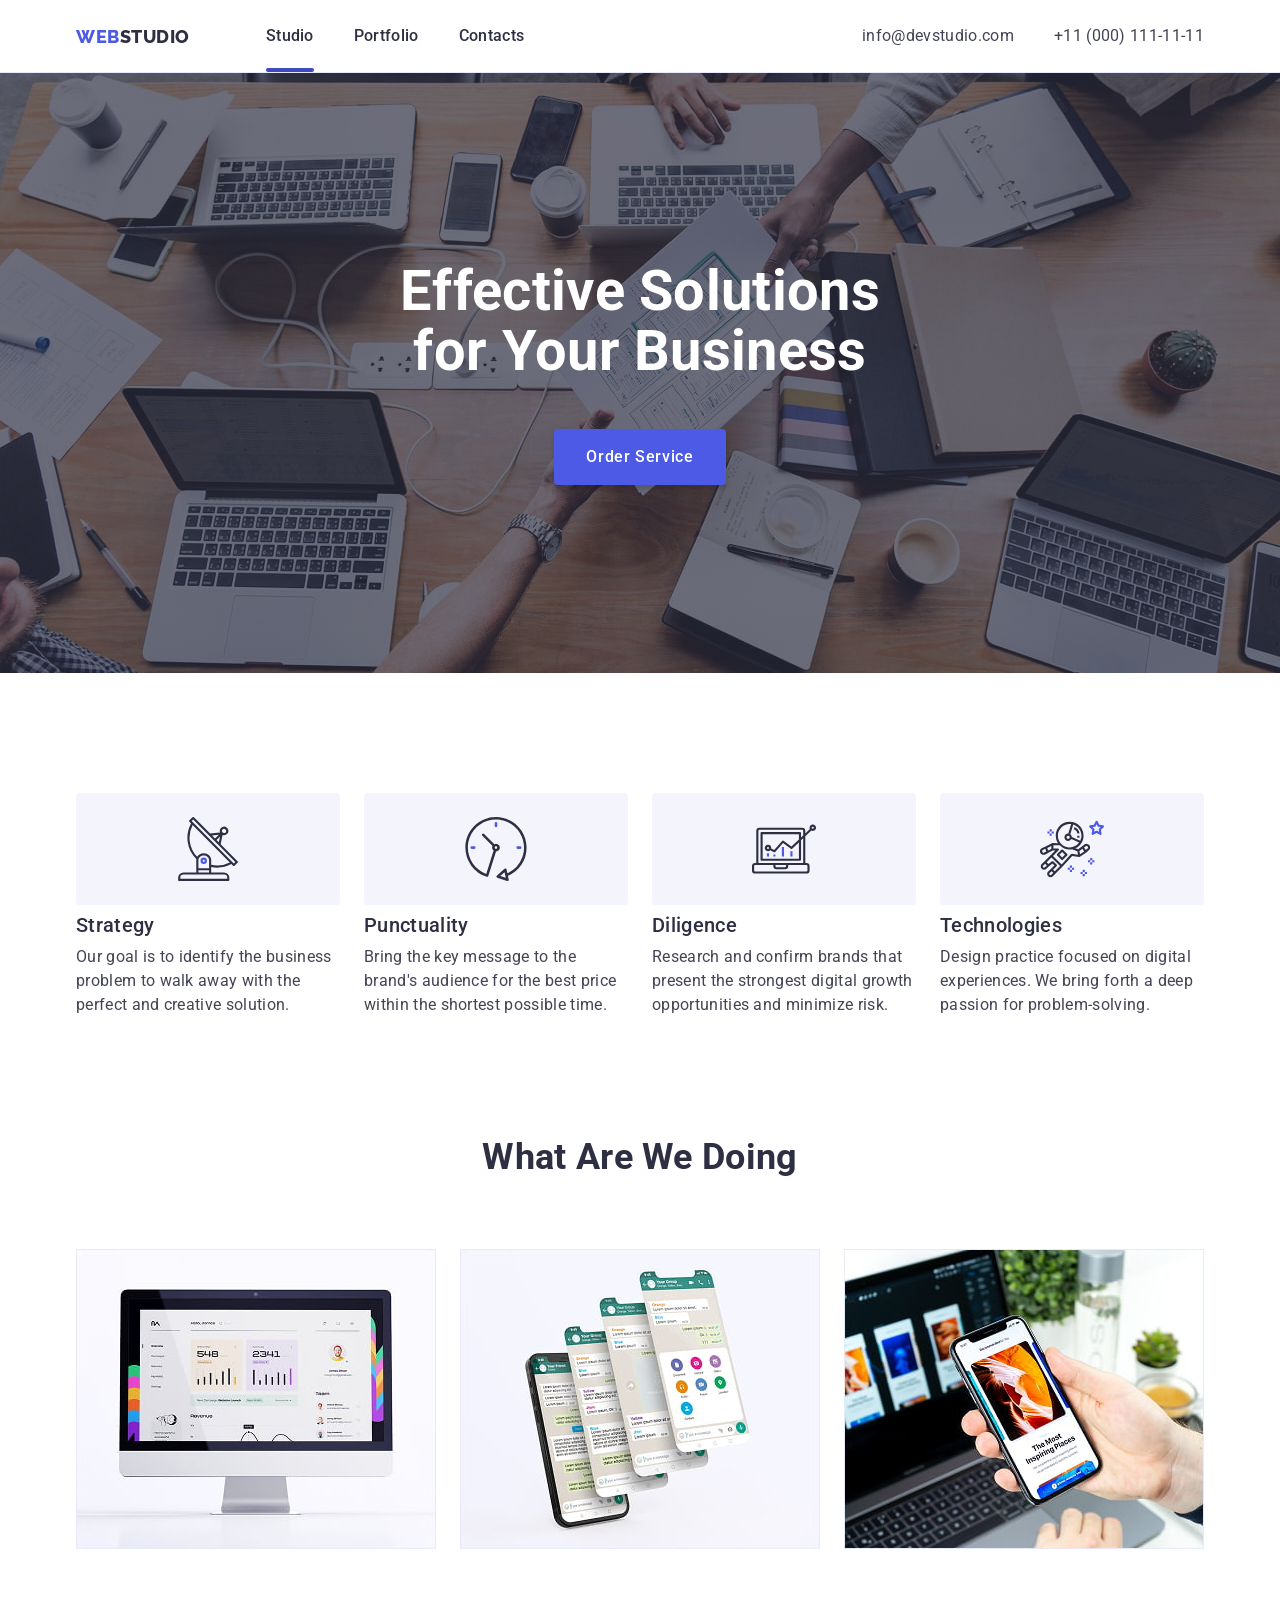
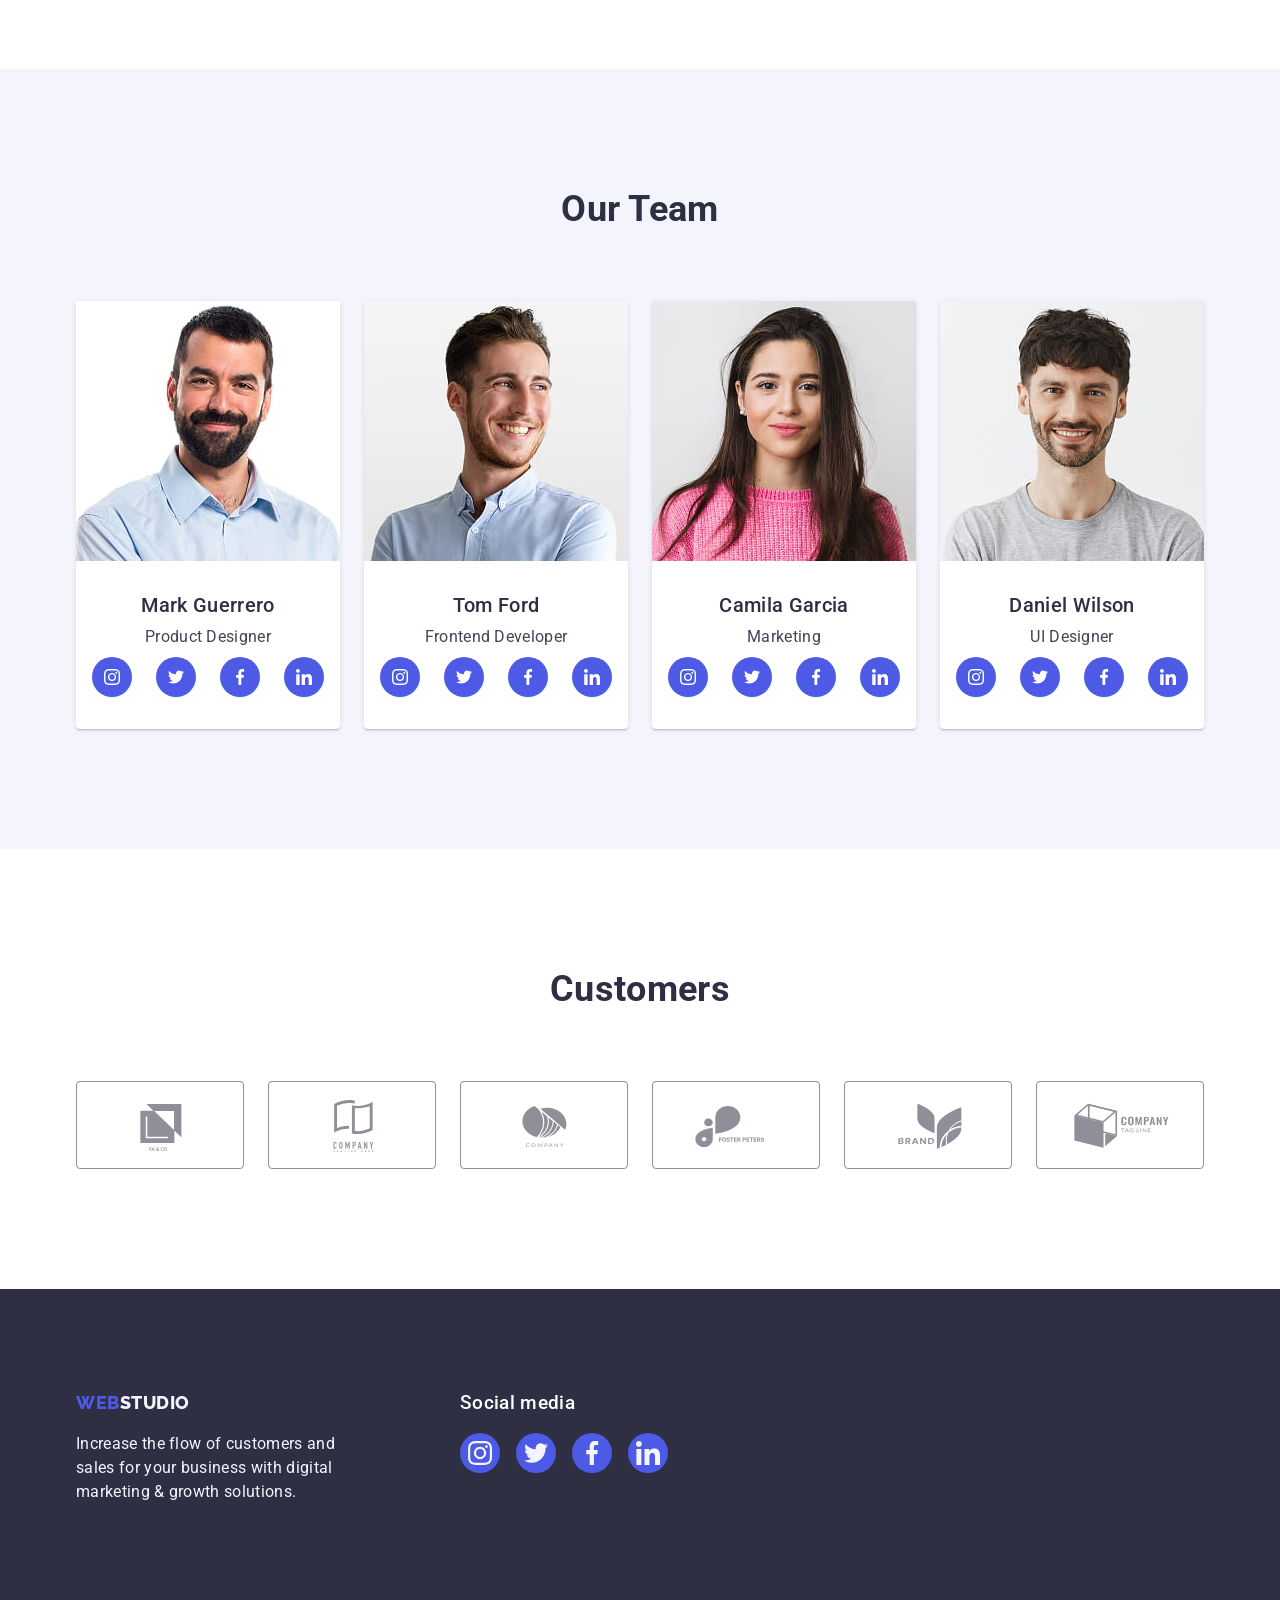
<file: index.html>
<!DOCTYPE html>
<html lang="en">
  <head>
    <meta charset="UTF-8" />
    <meta name="viewport" content="width=device-width, initial-scale=1.0" />
    <title>WebStudio</title>
    <!-- Fonts -->
    <link rel="preconnect" href="https://fonts.googleapis.com">
    <link rel="preconnect" href="https://fonts.gstatic.com" crossorigin>
    <link href="https://fonts.googleapis.com/css2?family=Raleway:ital,wght@0,800;1,800&family=Roboto:wght@100..900&display=swap" rel="stylesheet">
    <!-- Normalize -->
    <link rel="stylesheet" href="https://cdn.jsdelivr.net/npm/modern-normalize@3.0.1/modern-normalize.min.css">
    <!-- Custom styles -->
    <link rel="stylesheet" href="./css/styles.css">
  </head>
  <body class="page">
    <!-- Header section -->
    <header class="header">
      <div class="header-container container">
      <nav class="header-nav">
        <a class="header-logo logo link" href="./index.html">Web<span class="header-logo-accent">Studio</span></a>
        <ul class="header-list list">
          <li class="header-item">
            <a class="header-link current link" href="./index.html">Studio</a>
          </li>
          <li class="header-item">
            <a class="header-link link" href="./portfolio.html">Portfolio</a>
          </li>
          <li class="header-item">
            <a class="header-link link" href="#">Contacts</a>
          </li>
        </ul>
      </nav>
      <ul class="header-contact-list list">
        <li class="header-contact-item">
          <a class="header-contact-link link" href="mailto:info@devstudio.com">info@devstudio.com</a>
        </li>
        <li class="header-contact-item">
          <a class="header-contact-link link" href="tel:+11(000)111-11-11">+11 (000) 111-11-11</a>
        </li>
      </ul>
      </div>
    </header>
    <main class="main">
      <!-- Hero section -->
      <section class="hero section">
        <div class="container">
        <h1 class="hero-title">Effective Solutions for Your Business</h1>
        <button class="hero-button btn" type="button" data-modal-open>Order Service</button>
        </div>
      </section>
      <!-- Features section -->
      <section class="features section no-padding">
        <div class="features-container container">
        <h2 class="hidden-title">Our Features</h2>
        <ul class="features-list card-set list">
          <li class="features-item card-set-item">

            <div class="features-icon-container">
            <svg class="features-icon" width="64" height="64" aria-hidden="true">
              <use href="./images/icons.svg#icon-antenna"></use>
            </svg>
          </div>
            <h3 class="features-title">Strategy</h3>
            <p class="features-disc">
              Our goal is to identify the business problem to walk away with the
              perfect and creative solution.
            </p>
          </li>

          <li class="features-item card-set-item">
            <div class="features-icon-container">
             <svg class="features-icon" width="64" height="64" aria-hidden="true">
              <use href="./images/icons.svg#icon-clock"></use>
            </svg>
            </div>
            <h3 class="features-title">Punctuality</h3>
            <p class="features-disc">
              Bring the key message to the brand's audience for the best price
              within the shortest possible time.
            </p>
          </li>

          <li class="features-item card-set-item">
            <div class="features-icon-container">
             <svg class="features-icon" width="64" height="64" aria-hidden="true">
              <use href="./images/icons.svg#icon-diagram"></use>
            </svg>
            </div>
            <h3 class="features-title">Diligence</h3>
            <p class="features-disc">
              Research and confirm brands that present the strongest digital
              growth opportunities and minimize risk.
            </p>
          </li>

          <li class="features-item card-set-item">
            <div class="features-icon-container">
             <svg class="features-icon" width="64" height="64" aria-hidden="true">
              <use href="./images/icons.svg#icon-astronaut"></use>
            </svg>
            </div>
            <h3 class="features-title">Technologies</h3>
            <p class="features-disc">
              Design practice focused on digital experiences. We bring forth a
              deep passion for problem-solving.
            </p>
          </li>
        </ul>
        </div>
      </section>
      <!-- What we do -->
      <section class="whatwedo section">
        <div class="container ">
        <h2 class="whatwedo-title">What are we doing</h2>
        <ul class="whatwedo-list card-set list">
          <li class="whatwedo-item card-set-item">
            <img class="whatwedo-img" src="./images/whatwedo/desktop-computer.jpg" alt="A modern desktop computer on a white desk displaying a clean analytics dashboard interface with charts, graphs, and user profile information on the screen." width="360" height="300">
          </li>
          <li class="whatwedo-item card-set-item">
            <img class="whatwedo-img" src="./images/whatwedo/smartphone-screens.jpg" alt="Several overlapping smartphone screens displaying a messaging app interface with chat conversations and contact options." width="360" height="300">
          </li>
          <li class="whatwedo-item card-set-item">
            <img class="whatwedo-img" src="./images/whatwedo/smartphone-laptop.jpg" alt="A person holding a smartphone displaying a colorful mobile app interface, with a laptop open in the background showing design screens." width="360" height="300">
          </li>
        </ul>
        </div>
      </section>
      <!-- Our team -->
      <section class="team section">
        <div class="container">
        <h2 class="team-title">Our Team</h2>
        <ul class="team-list card-set list">
          <li class="team-item card-set-item">
            <img class="team-img" src="./images/our-team/mark-guerrero.jpg" alt="A portrait of a smiling man with dark hair and a beard, wearing a light blue shirt against a plain background." width="264" height="260">
            <div class="team-wrapper">
            <h3 class="team-name">Mark Guerrero</h3>
            <p class="team-position">Product Designer</p>

            <ul class="socials list">
              <li class="socials-item">
                <a class="socials-link"
                href="https://instagram.com"
                target="_blank"
                rel="noopener noreferrer"
                aria-label="Instagram link">
                  <svg class="socials-icon" width="16" height="16">
                    <use href="./images/icons.svg#icon-instagram"></use>
                  </svg>
                </a>
              </li>

              <li class="socials-item">
                <a class="socials-link"
                href="https://twitter.com"
                target="_blank"
                rel="noopener noreferrer"
                aria-label="Twitter link">
                  <svg class="socials-icon" width="16" height="16">
                    <use href="./images/icons.svg#icon-twitter"></use>
                  </svg>
                </a>
              </li>

              <li class="socials-item">
                <a class="socials-link"
                href="https://facebook.com"
                target="_blank"
                rel="noopener noreferrer"
                aria-label="Facebook link">
                  <svg class="socials-icon" width="16" height="16">
                    <use href="./images/icons.svg#icon-facebook"></use>
                  </svg>
                </a>
              </li>

              <li class="socials-item">
                <a class="socials-link"
                href="https://linkedin.com"
                target="_blank"
                rel="noopener noreferrer"
                aria-label="Linkedin link">
                  <svg class="socials-icon" width="16" height="16">
                    <use href="./images/icons.svg#icon-linkedin"></use>
                  </svg>
                </a>
              </li>
            </ul>
            </div>
          </li>

          <li class="team-item card-set-item">
            <img class="team-img" src="./images/our-team/tom-ford.jpg" alt="A portrait of a smiling young man with short brown hair and light stubble, wearing a light blue shirt and looking to the side against a plain background." width="264" height="260">
            <div class="team-wrapper">
            <h3 class="team-name">Tom Ford</h3>
            <p class="team-position">Frontend Developer</p>

            <ul class="socials list">
              <li class="socials-item">
                <a class="socials-link"
                href="https://instagram.com"
                target="_blank"
                rel="noopener noreferrer"
                aria-label="Instagram link">
                  <svg class="socials-icon" width="16" height="16">
                    <use href="./images/icons.svg#icon-instagram"></use>
                  </svg>
                </a>
              </li>

              <li class="socials-item">
                <a class="socials-link"
                href="https://twitter.com"
                target="_blank"
                rel="noopener noreferrer"
                aria-label="Twitter link">
                  <svg class="socials-icon" width="16" height="16">
                    <use href="./images/icons.svg#icon-twitter"></use>
                  </svg>
                </a>
              </li>

              <li class="socials-item">
                <a class="socials-link"
                href="https://facebook.com"
                target="_blank"
                rel="noopener noreferrer"
                aria-label="Facebook link">
                  <svg class="socials-icon" width="16" height="16">
                    <use href="./images/icons.svg#icon-facebook"></use>
                  </svg>
                </a>
              </li>

              <li class="socials-item">
                <a class="socials-link"
                href="https://linkedin.com"
                target="_blank"
                rel="noopener noreferrer"
                aria-label="Linkedin link">
                  <svg class="socials-icon" width="16" height="16">
                    <use href="./images/icons.svg#icon-linkedin"></use>
                  </svg>
                </a>
              </li>
            </ul>
            </div>
          </li>

          <li class="team-item card-set-item">
            <img class="team-img" src="./images/our-team/camila-garcia.jpg" alt="A portrait of a young woman with long dark hair, wearing a pink sweater, looking at the camera against a plain background." width="264" height="260">
            <div class="team-wrapper">
            <h3 class="team-name">Camila Garcia</h3>
            <p class="team-position">Marketing</p>

            <ul class="socials list">
              <li class="socials-item">
                <a class="socials-link"
                href="https://instagram.com"
                target="_blank"
                rel="noopener noreferrer"
                aria-label="Instagram link">
                  <svg class="socials-icon" width="16" height="16">
                    <use href="./images/icons.svg#icon-instagram"></use>
                  </svg>
                </a>
              </li>

              <li class="socials-item">
                <a class="socials-link"
                href="https://twitter.com"
                target="_blank"
                rel="noopener noreferrer"
                aria-label="Twitter link">
                  <svg class="socials-icon" width="16" height="16">
                    <use href="./images/icons.svg#icon-twitter"></use>
                  </svg>
                </a>
              </li>

              <li class="socials-item">
                <a class="socials-link"
                href="https://facebook.com"
                target="_blank"
                rel="noopener noreferrer"
                aria-label="Facebook link">
                  <svg class="socials-icon" width="16" height="16">
                    <use href="./images/icons.svg#icon-facebook"></use>
                  </svg>
                </a>
              </li>

              <li class="socials-item">
                <a class="socials-link"
                href="https://linkedin.com"
                target="_blank"
                rel="noopener noreferrer"
                aria-label="Linkedin link">
                  <svg class="socials-icon" width="16" height="16">
                    <use href="./images/icons.svg#icon-linkedin"></use>
                  </svg>
                </a>
              </li>
            </ul>
            </div>
          </li>

          <li class="team-item card-set-item">
            <img class="team-img" src="./images/our-team/daniel-wilson.jpg" alt="A portrait of a smiling young man with short dark hair and a beard, wearing a gray T-shirt against a plain background." width="264" height="260">
            <div class="team-wrapper">
            <h3 class="team-name">Daniel Wilson</h3>
            <p class="team-position">UI Designer</p>

            <ul class="socials list">
              <li class="socials-item">
                <a class="socials-link"
                href="https://instagram.com"
                target="_blank"
                rel="noopener noreferrer"
                aria-label="Instagram link">
                  <svg class="socials-icon" width="16" height="16">
                    <use href="./images/icons.svg#icon-instagram"></use>
                  </svg>
                </a>
              </li>

              <li class="socials-item">
                <a class="socials-link"
                href="https://twitter.com"
                target="_blank"
                rel="noopener noreferrer"
                aria-label="Twitter link">
                  <svg class="socials-icon" width="16" height="16">
                    <use href="./images/icons.svg#icon-twitter"></use>
                  </svg>
                </a>
              </li>

              <li class="socials-item">
                <a class="socials-link"
                href="https://facebook.com"
                target="_blank"
                rel="noopener noreferrer"
                aria-label="Facebook link">
                  <svg class="socials-icon" width="16" height="16">
                    <use href="./images/icons.svg#icon-facebook"></use>
                  </svg>
                </a>
              </li>

              <li class="socials-item">
                <a class="socials-link"
                href="https://linkedin.com"
                target="_blank"
                rel="noopener noreferrer"
                aria-label="Linkedin link">
                  <svg class="socials-icon" width="16" height="16">
                    <use href="./images/icons.svg#icon-linkedin"></use>
                  </svg>
                </a>
              </li>
            </ul>
        </div>
        </li>
        </ul>
        </div>
      </section>
      <!-- Customers section -->
       <section class="customers section">
        <div class="container">
          <h2 class="customers-title">Customers</h2>
          <ul class="customers-list list">
            <li class="customers-item">
              <a class="customers-link" href="#" aria-label="Client 1 logo">
                <svg class="customers-icon" width="104" height="56">
                  <use href="./images/icons.svg#icon-client-1"></use>
                </svg>
              </a>
            </li>

            <li class="customers-item">
              <a class="customers-link" href="#" aria-label="Client 2 logo">
                <svg class="customers-icon" width="104" height="56">
                  <use href="./images/icons.svg#icon-client-2"></use>
                </svg>
              </a>
            </li>

            <li class="customers-item">
              <a class="customers-link" href="#" aria-label="Client 3 logo">
                <svg class="customers-icon" width="104" height="56">
                  <use href="./images/icons.svg#icon-client-3"></use>
                </svg>
              </a>
            </li>

            <li class="customers-item">
              <a class="customers-link" href="#" aria-label="Client 4 logo">
                <svg class="customers-icon" width="104" height="56">
                  <use href="./images/icons.svg#icon-client-4"></use>
                </svg>
              </a>
            </li>

            <li class="customers-item">
              <a class="customers-link" href="#" aria-label="Client 5 logo">
                <svg class="customers-icon" width="104" height="56">
                  <use href="./images/icons.svg#icon-client-5"></use>
                </svg>
              </a>
            </li>

            <li class="customers-item">
              <a class="customers-link" href="#" aria-label="Client 6 logo" >
                <svg class="customers-icon" width="104" height="56">
                  <use href="./images/icons.svg#icon-client-6"></use>
                </svg>
              </a>
            </li>
          </ul>
        </div>
       </section>
    </main>
    <!-- Footer section -->
    <footer class="footer">
      <div class="footer-container container">
        <div class="footer-left-container">
      <a class="footer-logo logo link" href="./index.html">Web<span class="footer-logo-accent">Studio</span></a>
      <p class="footer-desc">Increase the flow of customers and sales for your business with digital marketing & growth solutions.</p>
      </div>

      <div class="footer-social">
        <h3 class="social-desc">Social media</h3>
        <ul class="social-list-footer list">
        <li class="social-item-footer">
          <a class="social-link-footer"
          href="https://instagram.com"
          target="_blank"
          rel="noopener noreferrer"
          aria-label="Instagram link">
            <svg class="social-icon-footer" width="24" height="24">
              <use href="./images/icons.svg#icon-instagram"></use>
            </svg>
          </a>
        </li>

        <li class="social-item-footer">
          <a class="social-link-footer"
          href="https://twitter.com"
          target="_blank"
          rel="noopener noreferrer"
          aria-label="Twitter link">
            <svg class="social-icon-footer" width="24" height="24">
              <use href="./images/icons.svg#icon-twitter"></use>
            </svg>
          </a>
        </li>

        <li class="social-item-footer">
          <a class="social-link-footer"
          href="https://facebook.com"
          target="_blank"
          rel="noopener noreferrer"
          aria-label="Facebook link">
            <svg class="social-icon-footer" width="24" height="24">
              <use href="./images/icons.svg#icon-facebook"></use>
            </svg>
          </a>
        </li>

        <li class="social-item-footer">
          <a class="social-link-footer"
          href="https://linkedin.com"
          target="_blank"
          rel="noopener noreferrer"
          aria-label="Linkedin link">
            <svg class="social-icon-footer" width="24" height="24">
              <use href="./images/icons.svg#icon-linkedin"></use>
            </svg>
          </a>
        </li>
        </ul>
      </div>
      </div>
    </footer>
    <!-- MODAL WINDOW -->
    <div class="backdrop is-hidden" data-modal>
      <div class="modal">
        <button class="modal-close-btn" type="button" data-modal-close>
          <svg class="modal-close-icon" width="8" height="8">
            <use href="./images/icons.svg#icon-close-modal"></use>
          </svg>
        </button>
      </div>
    </div>

    <script src="./js/modal.js"></script>
  </body>
</html>
</file>
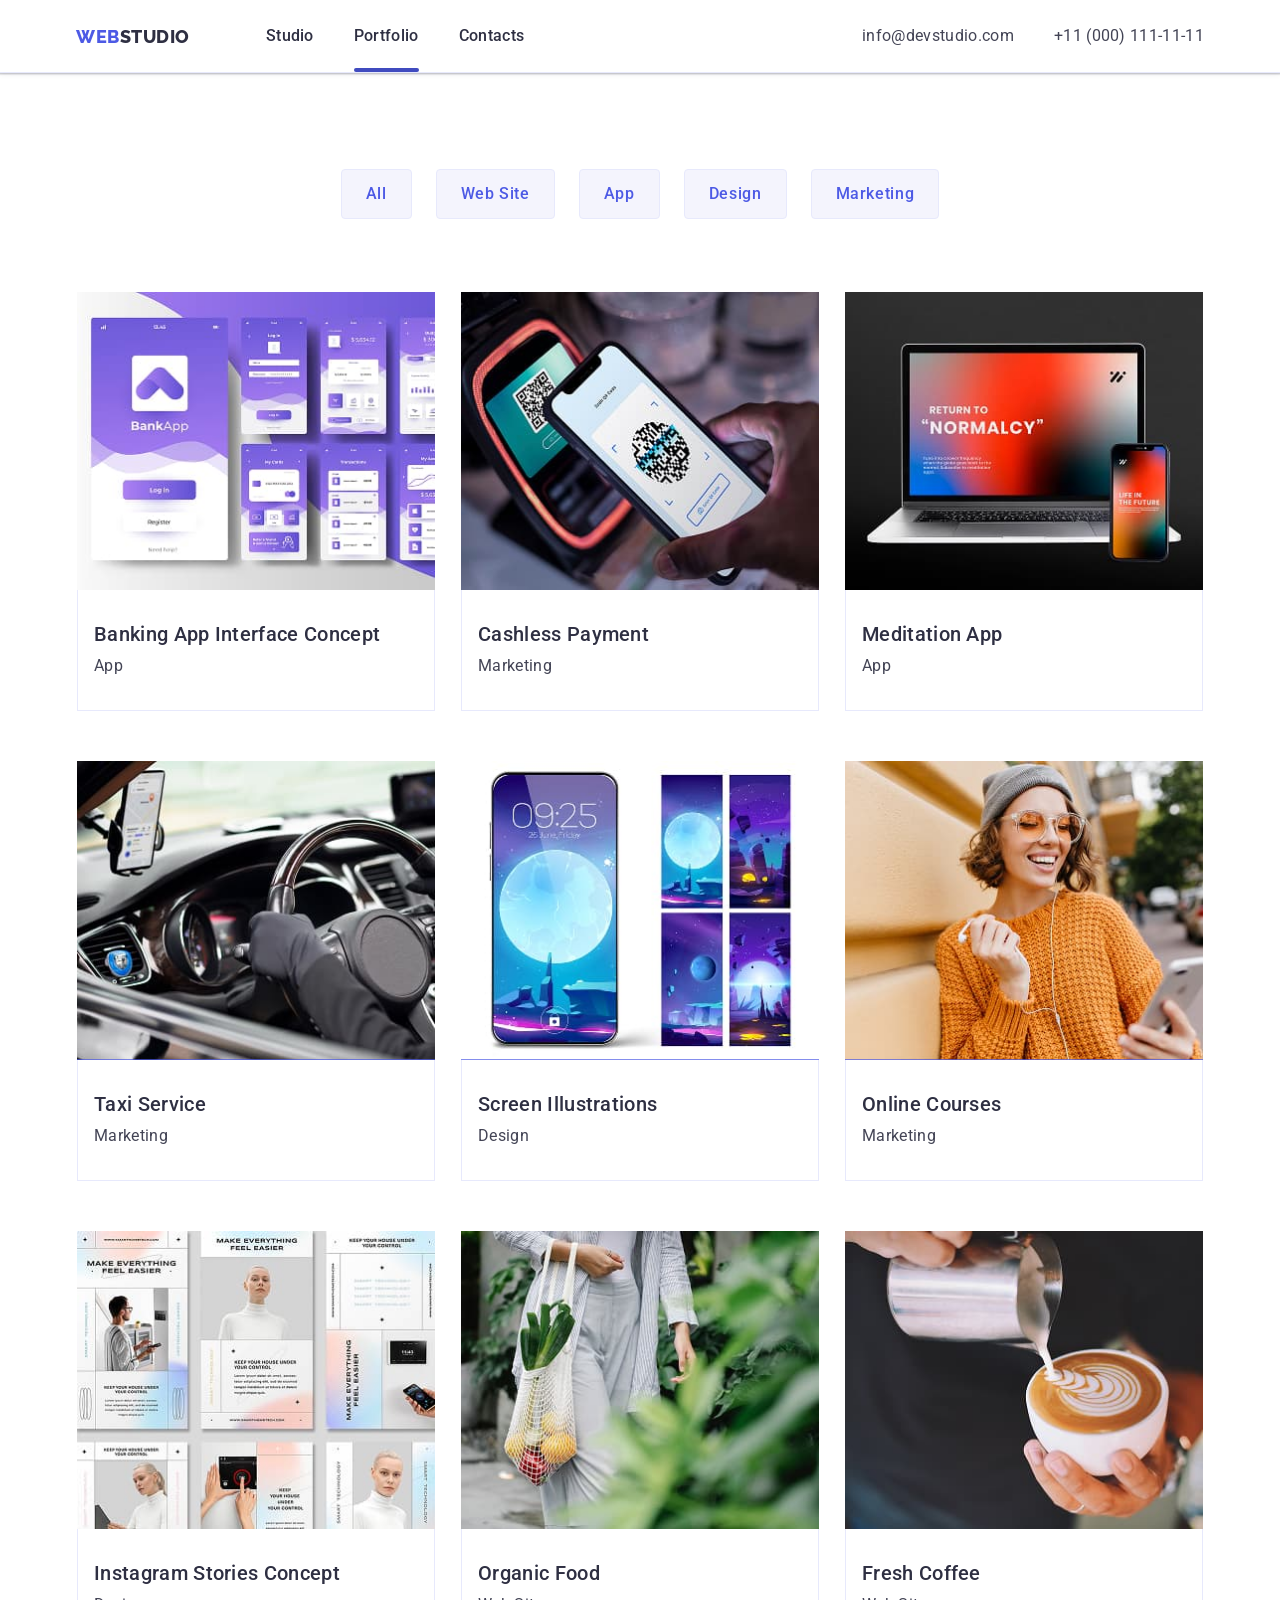
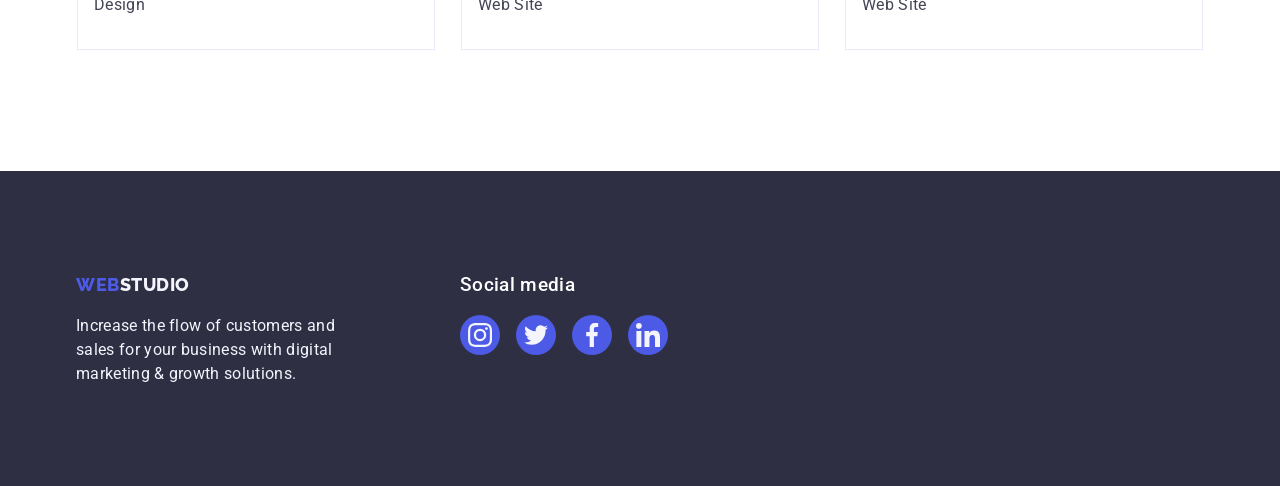
<file: portfolio.html>
<!DOCTYPE html>
<html lang="en">
  <head>
    <meta charset="UTF-8" />
    <meta name="viewport" content="width=device-width, initial-scale=1.0" />
    <title>WebStudio</title>
    <!-- Fonts -->
    <link rel="preconnect" href="https://fonts.googleapis.com">
    <link rel="preconnect" href="https://fonts.gstatic.com" crossorigin>
    <link href="https://fonts.googleapis.com/css2?family=Raleway:ital,wght@0,800;1,800&family=Roboto:wght@100..900&display=swap" rel="stylesheet">
    <!-- Normalize -->
    <link rel="stylesheet" href="https://cdn.jsdelivr.net/npm/modern-normalize@3.0.1/modern-normalize.min.css">
    <!-- Custom styles -->
    <link rel="stylesheet" href="./css/styles.css">
  </head>
  <body class="page">
    <!-- Header section -->
    <header class="header">
      <div class="header-container container">
      <nav class="header-nav">
        <a class="header-logo logo link" href="./index.html">Web<span class="header-logo-accent">Studio</span></a>
        <ul class="header-list list">
          <li class="header-item">
            <a class="header-link link" href="./index.html">Studio</a>
          </li>
          <li class="header-item">
            <a class="header-link current link" href="./portfolio.html">Portfolio</a>
          </li>
          <li class="header-item">
            <a class="header-link link" href="#">Contacts</a>
          </li>
        </ul>
      </nav>
      <ul class="header-contact-list list">
        <li class="header-contact-item">
          <a class="header-contact-link link" href="mailto:info@devstudio.com">info@devstudio.com</a>
        </li>
        <li class="header-contact-item">
          <a class="header-contact-link link" href="tel:+11(000)111-11-11">+11 (000) 111-11-11</a>
        </li>
      </ul>
      </div>
    </header>
    <main class="main">
      <!-- Filters -->
       <section class="filters section section-top">
        <div class="container">
        <h1 class="hidden-title">Filters</h1>

        <ul class="filters-list list">
          <li class="filters-item">
            <button class="filters-button btn" type="button">All</button>
          </li>
          <li class="filters-item">
            <button class="filters-button btn" type="button">Web Site</button>
          </li>
          <li class="filters-item">
            <button class="filters-button btn" type="button">App</button>
          </li>
          <li class="filters-item">
            <button class="filters-button btn" type="button">Design</button>
          </li>
          <li class="filters-item">
            <button class="filters-button btn" type="button">Marketing</button>
          </li>
        </ul>

        <!-- Card -->
         <h2 class="hidden-title">Gallery projects</h2>
        <ul class="filters-card card-set list">
          <!-- Row 1 -->
          <li class="filters-card-item card-set-item">
            <a class="filters-card-link link" href="">
              <div class="filters-card-wrapper">
                <img class="filters-card-img" src="./images/portfolio/card/banking-app.jpg" alt="A set of purple-themed mobile banking app screens showing login, account overview, transactions, and card management interfaces" width="360" height="300">
                <p class="overlay">14 Stylish and User-Friendly App Design Concepts · Task Manager App · Calorie Tracker App · Exotic Fruit Ecommerce App · Cloud Storage App</p>
              </div>
              <div class="card-wrapper">
              <h3 class="filters-card-title">Banking App Interface Concept</h3>
              <p class="filters-card-desc">App</p>
              </div>
            </a>
          </li>
          <li class="filters-card-item card-set-item">
            <a class="filters-card-link link" href="">
              <div class="filters-card-wrapper">
              <img class="filters-card-img" src="./images/portfolio/card/cashless-payment.jpg" alt="A person scanning a QR code with a smartphone at a payment terminal for contactless payment" width="360" height="300">
              <p class="overlay">14 Stylish and User-Friendly App Design Concepts · Task Manager App · Calorie Tracker App · Exotic Fruit Ecommerce App · Cloud Storage App</p>
            </div>
              <div class="card-wrapper">
              <h3 class="filters-card-title">Cashless Payment</h3>
              <p class="filters-card-desc">Marketing</p>
              </div>
            </a>
          </li>
          <li class="filters-card-item card-set-item">
            <a class="filters-card-link link" href="">
              <div class="filters-card-wrapper">
              <img class="filters-card-img" src="./images/portfolio/card/meditation-app.jpg" alt="A laptop and smartphone displaying a modern website design with a colorful gradient background and bold text on the screens" width="360" height="300">
              <p class="overlay">14 Stylish and User-Friendly App Design Concepts · Task Manager App · Calorie Tracker App · Exotic Fruit Ecommerce App · Cloud Storage App</p>
            </div>
              <div class="card-wrapper">
              <h3 class="filters-card-title">Meditation App</h3>
              <p class="filters-card-desc">App</p>
              </div>
            </a>
          </li>
          <!-- Row 2 -->
          <li class="filters-card-item card-set-item">
            <a class="filters-card-link link" href="">
              <div class="filters-card-wrapper">
              <img class="filters-card-img" src="./images/portfolio/card/taxi-service.jpg" alt="A person driving a car, holding the steering wheel, with a smartphone mounted on the dashboard displaying a navigation app" width="360" height="300">
              <p class="overlay">14 Stylish and User-Friendly App Design Concepts · Task Manager App · Calorie Tracker App · Exotic Fruit Ecommerce App · Cloud Storage App</p>
            </div>
              <div class="card-wrapper">
              <h3 class="filters-card-title">Taxi Service</h3>
              <p class="filters-card-desc">Marketing</p>
              </div>
            </a>
          </li>
          <li class="filters-card-item card-set-item">
            <a class="filters-card-link link" href="">
              <div class="filters-card-wrapper">
              <img class="filters-card-img" src="./images/portfolio/card/screen-illustrations.jpg" alt="A smartphone displaying a colorful fantasy landscape wallpaper, alongside several alternative screen designs with moonlit and space-themed illustrations" width="360" height="300">
              <p class="overlay">14 Stylish and User-Friendly App Design Concepts · Task Manager App · Calorie Tracker App · Exotic Fruit Ecommerce App · Cloud Storage App</p>
            </div>
              <div class="card-wrapper">
              <h3 class="filters-card-title">Screen Illustrations</h3>
              <p class="filters-card-desc">Design</p>
              </div>
            </a>
          </li>
          <li class="filters-card-item card-set-item">
            <a class="filters-card-link link" href="">
              <div class="filters-card-wrapper">
              <img class="filters-card-img" src="./images/portfolio/card/online-courses.jpg" alt="The image shows a cheerful young woman leaning against a yellow wall outdoors" width="360" height="300">
              <p class="overlay">14 Stylish and User-Friendly App Design Concepts · Task Manager App · Calorie Tracker App · Exotic Fruit Ecommerce App · Cloud Storage App</p>
            </div>
              <div class="card-wrapper">
              <h3 class="filters-card-title">Online Courses</h3>
              <p class="filters-card-desc">Marketing</p>
              </div>
            </a>
          </li>
          <!-- Row 3 -->
          <li class="filters-card-item card-set-item">
            <a class="filters-card-link link" href="">
              <div class="filters-card-wrapper">
              <img class="filters-card-img" src="./images/portfolio/card/instagram-stories.jpg" alt="This image displays a collection of Instagram Story templates focused on smart home technology and lifestyle automation" width="360" height="300">
              <p class="overlay">14 Stylish and User-Friendly App Design Concepts · Task Manager App · Calorie Tracker App · Exotic Fruit Ecommerce App · Cloud Storage App</p>
            </div>
              <div class="card-wrapper">
              <h3 class="filters-card-title">Instagram Stories Concept</h3>
              <p class="filters-card-desc">Design</p>
              </div>
            </a>
          </li>
          <li class="filters-card-item card-set-item">
            <a class="filters-card-link link" href="">
              <div class="filters-card-wrapper">
              <img class="filters-card-img" src="./images/portfolio/card/organic-food.jpg" alt="Organic food" width="360" height="300">
              <p class="overlay">14 Stylish and User-Friendly App Design Concepts · Task Manager App · Calorie Tracker App · Exotic Fruit Ecommerce App · Cloud Storage App</p>
            </div>
              <div class="card-wrapper">
              <h3 class="filters-card-title">Organic Food</h3>
              <p class="filters-card-desc">Web Site</p>
              </div>
            </a>
          </li>
          <li class="filters-card-item card-set-item">
            <a class="filters-card-link link" href="">
              <div class="filters-card-wrapper">
              <img class="filters-card-img" src="./images/portfolio/card/fresh-coffee.jpg" alt="Fresh coffee" width="360" height="300">
              <p class="overlay">14 Stylish and User-Friendly App Design Concepts · Task Manager App · Calorie Tracker App · Exotic Fruit Ecommerce App · Cloud Storage App</p>
            </div>
              <div class="card-wrapper">
              <h3 class="filters-card-title">Fresh Coffee</h3>
              <p class="filters-card-desc">Web Site</p>
              </div>
            </a>
          </li>
        </ul>
      </div>
       </section>
    </main>
    <!-- Footer section -->
    <footer class="footer">
      <div class="footer-container container">
        <div class="footer-left-container">
      <a class="footer-logo logo link" href="./index.html">Web<span class="footer-logo-accent">Studio</span></a>
      <p class="footer-desc">Increase the flow of customers and sales for your business with digital marketing & growth solutions.</p>
      </div>

      <div class="footer-social">
        <h3 class="social-desc">Social media</h3>
        <ul class="social-list-footer list">
        <li class="social-item-footer">
          <a class="social-link-footer"
          href="https://instagram.com"
          target="_blank"
          rel="noopener noreferrer"
          aria-label="Instagram link">
            <svg class="social-icon-footer" width="24" height="24">
              <use href="./images/icons.svg#icon-instagram"></use>
            </svg>
          </a>
        </li>

        <li class="social-item-footer">
          <a class="social-link-footer"
          href="https://twitter.com"
          target="_blank"
          rel="noopener noreferrer"
          aria-label="Twitter link">
            <svg class="social-icon-footer" width="24" height="24">
              <use href="./images/icons.svg#icon-twitter"></use>
            </svg>
          </a>
        </li>

        <li class="social-item-footer">
          <a class="social-link-footer"
          href="https://facebook.com"
          target="_blank"
          rel="noopener noreferrer"
          aria-label="Facebook link">
            <svg class="social-icon-footer" width="24" height="24">
              <use href="./images/icons.svg#icon-facebook"></use>
            </svg>
          </a>
        </li>

        <li class="social-item-footer">
          <a class="social-link-footer"
          href="https://linkedin.com"
          target="_blank"
          rel="noopener noreferrer"
          aria-label="Linkedin link">
            <svg class="social-icon-footer" width="24" height="24">
              <use href="./images/icons.svg#icon-linkedin"></use>
            </svg>
          </a>
        </li>
        </ul>
      </div>
      </div>
    </footer>
  </body>
</html>
</file>
<file: css/styles.css>
:root {
	/* Fonts */
	--font-family: "Roboto", sans-serif;
	--second-family: "Raleway", sans-serif;
	/* Text colors */
	/* BG colors */
	--iris: #4d5ae5;
	--ocean: #404bbf;
	--navy-blue: #2e2f42;
	--green: #31d0aa;
	--slate: #434455;
	--light-slate: #8e8f99;
	--cornflower: #e7e9fc;
	--cloud: #f4f4fd;
	--navy-blue-modal: rgba(46, 47, 66, 0.4);
	--grey: rgba(46, 47, 66, 0.7);
	--white: #fff;
	--dairy: #fcfcfc;

	--items: 3;
	--indent: 24px;

	--transition-duration: 250ms cubic-bezier(0.4, 0, 0.2, 1);
}

	/* Others */
.page{
	font-family: var(--font-family);
	font-size: 16px;
	line-height: calc(24 / 16);
	letter-spacing: 0.02em;
	color: var(--slate);
}

.hidden-title {
  position: absolute;
  white-space: nowrap;
  width: 1px;
  height: 1px;
  overflow: hidden;
  border: 0;
  padding: 0;
  clip: rect(0 0 0 0);
  clip-path: inset(100%);
  margin: -1px;
}

.container {
	width: 1158px;
	padding-left: 15px;
	padding-right: 15px;
	margin-left: auto;
	margin-right: auto;
}

.section {
	padding-top: 120px;
	padding-bottom: 120px;
}

.section.no-padding {
	padding-bottom: 0;
}

/* reset styles */
img {
	display: block;
	max-width: 100%;
	height: auto;
}

.list{
	padding: 0;
	margin: 0;
	list-style: none;
}

.link{
	text-decoration: none;
	color: currentColor;
}
/* reset end */

.btn {
	border: none;
	border-radius: 4px;
	padding: 16px 32px;
	min-width: 169px;
	font-weight: 500;
	font-size: 16px;
	line-height: calc(24 / 16);
	letter-spacing: 0.04em;
	cursor: pointer;
	color: var(--white);
	background-color: var(--iris);
}

.logo {
	font-family: var(--second-family);
	font-weight: 800;
	font-size: 18px;
	line-height: calc(21 / 18);
	letter-spacing: 0.03em;
	text-transform: uppercase;
	color: var(--iris);
}

/* Header styles */
.header {
	background-color: var(--white);
	border-bottom: 1px solid var(--cornflower);
	box-shadow: 0 1px 6px 0 rgba(46, 47, 66, 0.08), 0 1px 1px 0 rgba(46, 47, 66, 0.16), 0 2px 1px 0 rgba(46, 47, 66, 0.08);
}

.header-container {
	display: flex;
	align-items: center;
}

.header-nav {
	display: flex;
	align-items: center;
	margin-right: auto;
}

.header-logo {
	margin-right: 76px;
	padding-top: 24px;
	padding-bottom: 24px;
}

.header-logo-accent {
	color: var(--navy-blue);
}

.header-list,
.header-contact-list {
	display: flex;
	align-items: center;
	gap: 40px;
}

.header-link {
	font-weight: 500;
	color: var(--navy-blue);
}

.header-link,
.header-contact-link {
	position: relative;
	display: block;
	padding-top: 24px;
	padding-bottom: 24px;
	transition: color var(--transition-duration);
}

.header-link:hover,
.header-link:focus,
.header-contact-link:hover,
.header-contact-link:focus {
	color: var(--ocean);
}

.header-link.current::after {
	content: "";
	position: absolute;
	bottom: 0;

	display: block;
	width: 100%;
	height: 4px;
	border-radius: 2px;
	background-color: var(--ocean);
}

/* Hero styles */
.hero {
	text-align: center;
	padding-top: 188px;
	padding-bottom: 188px;
	max-width: 1440px;
	margin-left: auto;
	margin-right: auto;
	background-color: var(--navy-blue);
	background-image: linear-gradient(var(--grey), var(--grey)), url(../images/hero/hero.jpg);
	background-repeat: no-repeat;
	background-position: center;
	background-size: cover;
}

.hero-title {
	margin-top: 0;
	margin-left: auto;
	margin-right: auto;
	margin-bottom: 48px;
	width: 496px;
	font-size: 56px;
	line-height: calc(60 / 56);
	color: var(--white);
}

.hero-button {
	box-shadow: 0 4px 4px 0 rgba(0, 0, 0, 0.15);
	transition: background-color var(--transition-duration);
}

.hero-button:hover,
.hero-button:focus {
	background-color: var(--ocean);
}

/* Features styles */
.features-list {
	--items: 4;
}

.features-icon-container {
	display: flex;
  align-items: center;
  justify-content: center;
  height: 112px;
	margin-bottom: 8px;
	border-radius: 4px;
	background-color: var(--cloud);
}

.features-title {
	margin-top: 0;
	margin-bottom: 8px;
	font-weight: 500;
	font-size: 20px;
	line-height: calc(24 / 20);
	color: var(--navy-blue);
}

.features-disc {
	margin-top: 0;
	margin-bottom: 0;
}

/* What we do */
.whatwedo-list {
	--items: 3;
}

.whatwedo-title {
	margin-top: 0;
	margin-bottom: 72px;
	font-size: 36px;
	line-height: calc(40 / 36);
	text-transform: capitalize;
	text-align: center;
	color: var(--navy-blue);
}

/* Our team styles */
.team {
	background-color: var(--cloud);
}

.team-title {
	margin-top: 0;
	margin-bottom: 72px;
	font-size: 36px;
	line-height: calc(40 / 36);
	text-transform: capitalize;
	text-align: center;
	color: var(--navy-blue);
}

.team-list {
	--items: 4;
}

.team-item {
	border-radius: 0 0 4px 4px;
	box-shadow: 0 2px 1px 0 rgba(46, 47, 66, 0.08), 0 1px 1px 0 rgba(46, 47, 66, 0.16), 0 1px 6px 0 rgba(46, 47, 66, 0.08);
	background-color: var(--white);
}

.team-wrapper {
	padding: 32px 16px;
}

.team-name {
	margin-top: 0;
	margin-bottom: 8px;
	font-weight: 500;
	font-size: 20px;
	line-height: calc(24 / 20);
	text-align: center;
	color: var(--navy-blue);
}

.team-position {
	margin-top: 0;
	margin-bottom: 8px;
	text-align: center;
	color: var(--slate);
}

.socials {
	display: flex;
	align-items: center;
	justify-content: center;
	gap: 24px;
}

.socials-link {
	display: flex;
	align-items: center;
	justify-content: center;
	width: 40px;
	height: 40px;
	color: var(--white);
	background-color: var(--iris);
	border-radius: 50%;
	transition: background-color var(--transition-duration);
}

.socials-link:hover,
.socials-link:focus {
	background-color: var(--ocean);
}

.socials-icon {
	fill: currentColor;
}

/* Customers styles */
.customers-title {
	margin-top: 0;
	margin-bottom: 72px;
	font-size: 36px;
	line-height: calc(40 / 36);
	text-transform: capitalize;
	text-align: center;
	color: var(--navy-blue);
}

.customers-list {
	display: flex;
	flex-wrap: wrap;
	gap: 24px;
}

.customers-link {
	display: flex;
	align-items: center;
	justify-content: center;
	width: 168px;
	height: 88px;
	border: 1px solid var(--light-slate);
	border-radius: 4px;
	color: var(--light-slate);
	transition: border-color var(--transition-duration),
	color var(--transition-duration);
}

.customers-link:hover,
.customers-link:focus {
	border-color: var(--ocean);
	color: var(--ocean);
}

.customers-icon {
	fill: currentColor;
}

/* Footer styles */
.footer {
	padding-top: 100px;
	padding-bottom: 100px;
	background-color: var(--navy-blue);
}

.footer-container {
	display: flex;
	align-items: baseline;
}

.footer-left-container {
	margin-right: 120px;
}

.footer-logo-accent {
	color: var(--cloud);
}

.footer-desc {
	margin-top: 16px;
	margin-bottom: 0;
	max-width: 264px;
	color: var(--cloud);
}

.social-desc {
	margin-top: 0;
	margin-bottom: 16px;
	font-weight: 500;
	color: var(--white);
}

.social-list-footer {
	display: flex;
	gap: 16px;
}

.social-link-footer {
	width: 40px;
	height: 40px;
	display: flex;
	align-items: center;
	justify-content: center;
	border-radius: 50%;
	background-color: var(--iris);
	transition: background-color var(--transition-duration);
}

.social-link-footer:hover,
.social-link-footer:focus {
	background-color: var(--green);
}

.social-icon-footer {
	fill: var(--cloud);
}

/* Portfolio */

/* Filters */
.section-top {
	padding-top: 96px;
}

.filters-list {
	display: flex;
	justify-content: center;
	align-items: center;
	margin-bottom: 72px;
	gap: 24px;
}

.filters-button {
	padding: 12px 24px;
	min-width: 69px;
	border: 1px solid var(--cornflower);
	background-color: var(--cloud);
	text-align: center;
	color: var(--iris);
	transition: color var(--transition-duration),
	background-color var(--transition-duration),
	box-shadow var(--transition-duration);
}

.filters-button:hover,
.filters-button:focus {
	color: var(--white);
	background-color: var(--ocean);
	box-shadow: 0 2px 2px 0 rgba(0, 0, 0, 0.12), 0 2px 1px 0 rgba(0, 0, 0, 0.08), 0 3px 1px 0 rgba(0, 0, 0, 0.1);
}

	/* Card */
	.filters-card.card-set {
	gap: 48px 24px;
}

.filters-card-link {
	display: block;
	border: 1px solid transparent;
	transition: border-color var(--transition-duration),
	box-shadow var(--transition-duration);
}

.filters-card-link:hover,
.filters-card-link:focus {
	border-color: var(--cloud);
	box-shadow: 0 2px 1px 0 rgba(46, 47, 66, 0.08), 0 1px 1px 0 rgba(46, 47, 66, 0.16), 0 1px 6px 0 rgba(46, 47, 66, 0.08);
}

.filters-card-wrapper {
	position: relative;
	overflow: hidden;
}

.overlay {
	position: absolute;
	left: 0;
	top: 0;
	width: 100%;
	height: 100%;
	overflow: auto;
	transform: translate(0, 100%);
	margin-top: 0;
	margin-bottom: 0;
	color: var(--cloud);
	background-color: var(--iris);
	padding-top: 40px;
	padding-bottom: 40px;
	padding-right: 32px;
	padding-left: 32px;
	transition: transform var(--transition-duration);
}

.filters-card-link:hover .overlay,
.filters-card-link:focus .overlay {
	transform: translate(0, 0);
}

.card-wrapper {
	border: 1px solid var(--cornflower);
	background-color: var(--white);
	padding: 32px 16px;
	border-top: none;
}

.filters-card-title {
	margin-top: 0;
	margin-bottom: 8px;
	font-weight: 500;
	font-size: 20px;
	line-height: calc(24 / 20);
	color: var(--navy-blue);
}

.filters-card-desc {
	margin-top: 0;
	margin-bottom: 0;
}

.card-set {
	display: flex;
	flex-wrap: wrap;
	gap: 24px;
}

.card-set-item {
	width: calc((100% - var(--indent) * (var(--items) - 1)) / var(--items));
}

/* MODAL WINDOW */
.backdrop {
	position: fixed;
	top: 0;
	left: 0;
	width: 100%;
	height: 100%;
	background-color: var(--navy-blue-modal);
	transition: opacity var(--transition-duration),
	visibility var(--transition-duration);
}


.backdrop.is-hidden {
	opacity: 0;
	visibility: hidden;
	pointer-events: none;
}

.modal {
	position: absolute;
	top: 50%;
	left: 50%;
	transform: translate(-50%, -50%);

	width: 408px;
	min-height: 584px;

	background-color: var(--dairy);
	border-radius: 4px;
	box-shadow: 0 2px 1px 0 rgba(0, 0, 0, 0.2), 0 1px 3px 0 rgba(0, 0, 0, 0.12), 0 1px 1px 0 rgba(0, 0, 0, 0.14);
}

.modal-close-btn {
	position: absolute;
	top: 24px;
	right: 24px;
	display: flex;
	align-items: center;
	justify-content: center;
	width: 24px;
	height: 24px;
	padding: 0;
	border-radius: 50%;
	background-color: var(--cloud);
	border: 1px solid rgba(0, 0, 0, 0.1);
	transition: background-color var(--transition-duration);
}

.modal-close-btn:hover,
.modal-close-btn:focus {
	background-color: var(--ocean);
}

.modal-close-icon {
	transition: fill var(--transition-duration);
}

.modal-close-btn:hover .modal-close-icon,
.modal-close-btn:focus .modal-close-icon {
	fill: var(--white);
}
/* /MODAL WINDOW */
</file>
